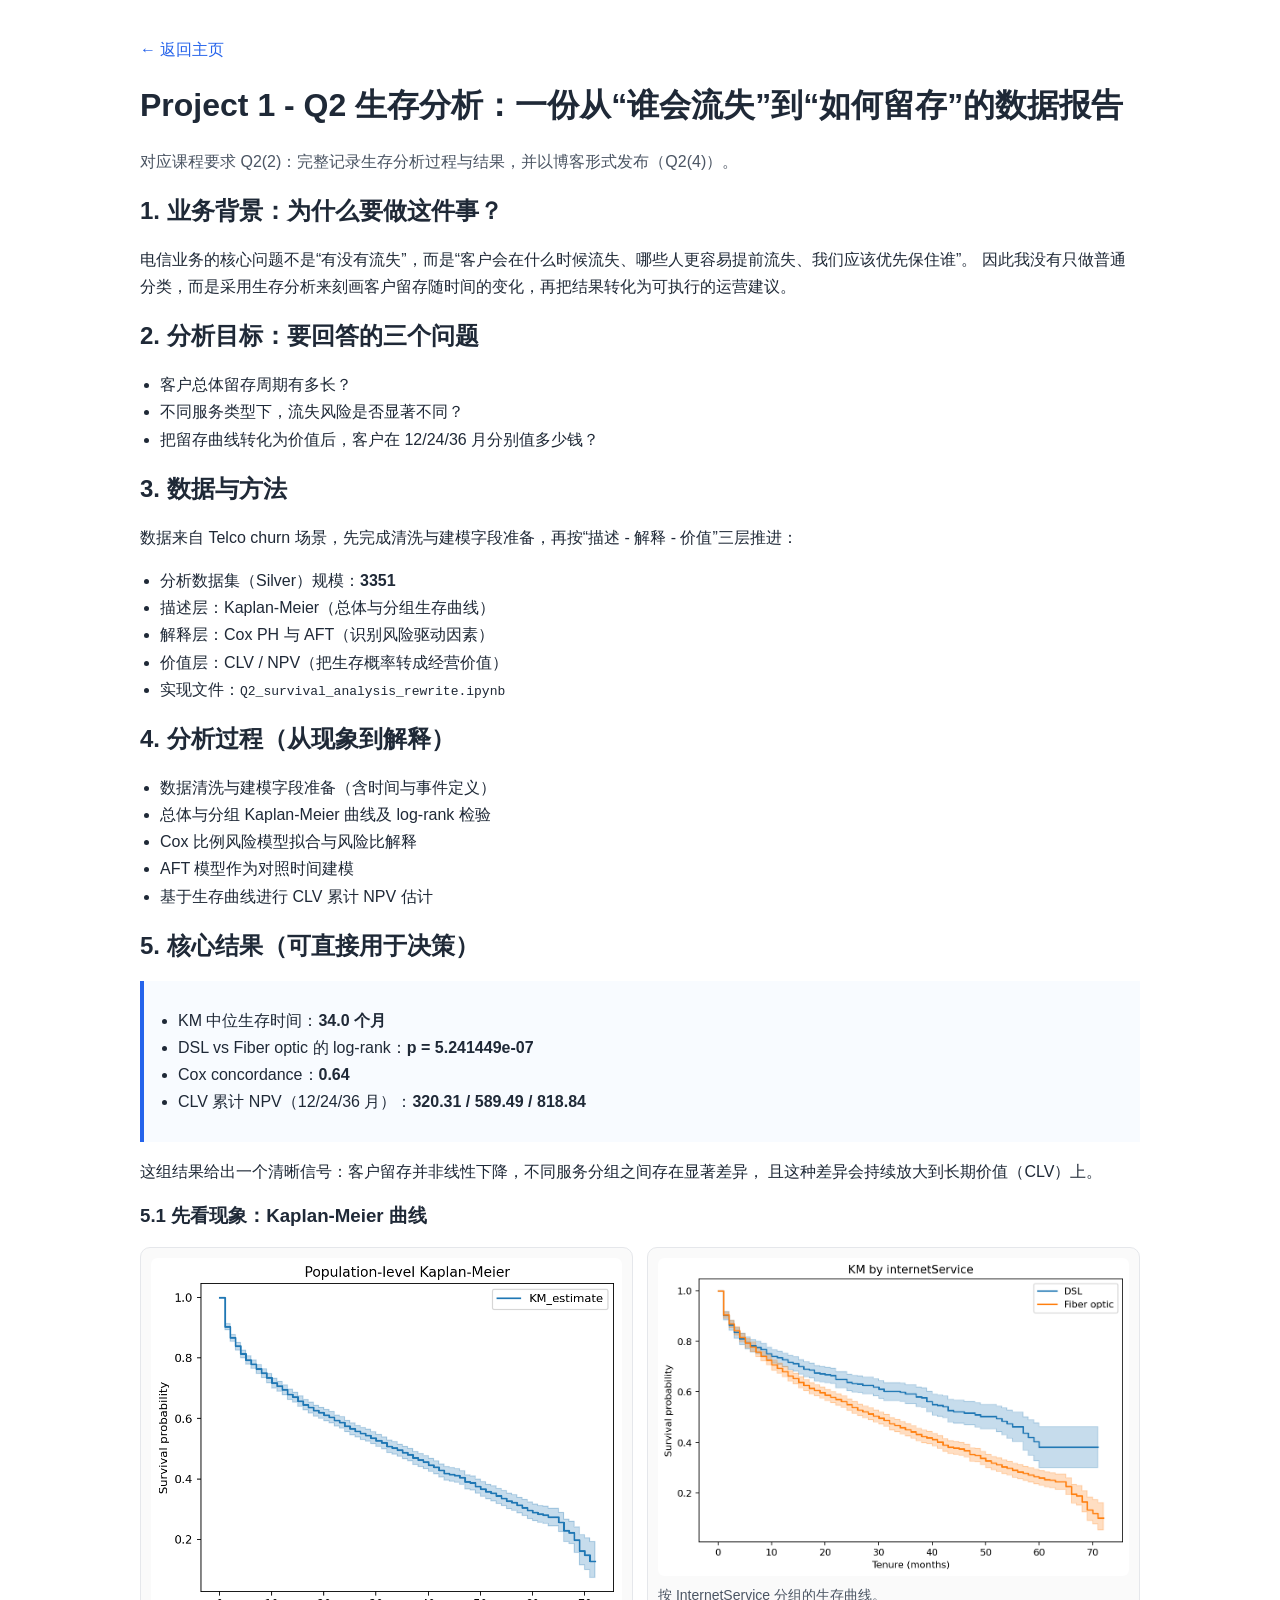
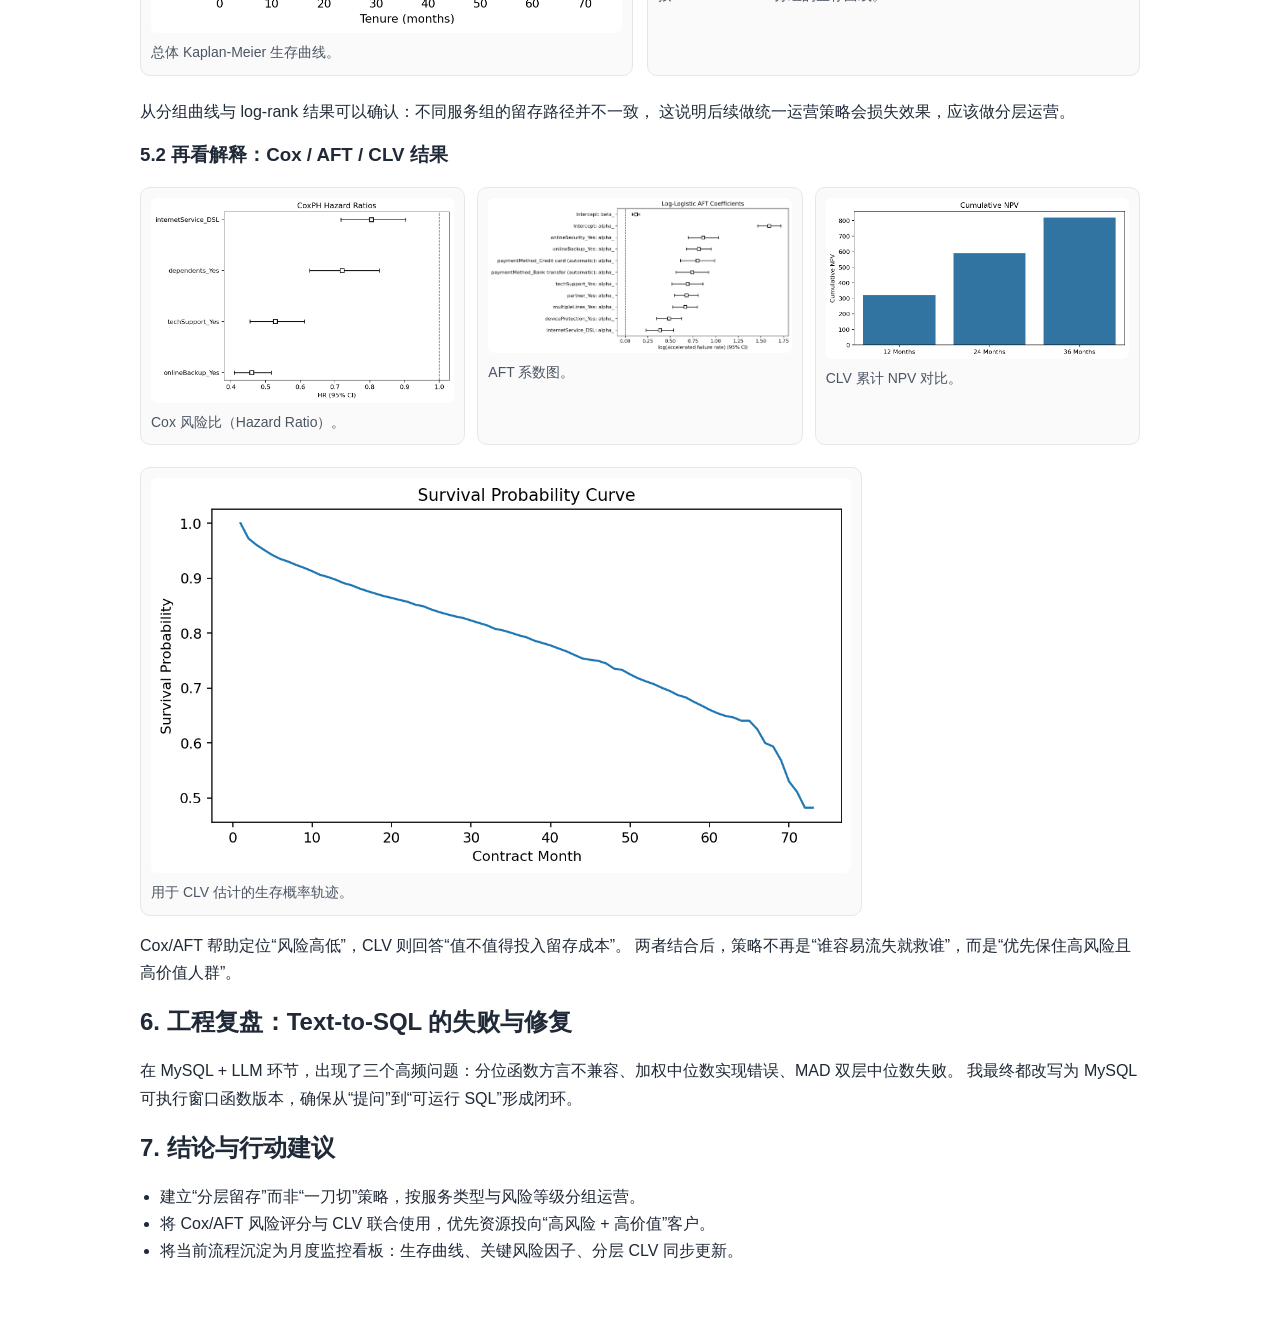
<file: project1-q2-survival/index.html>
<!DOCTYPE html>
<html lang="zh-CN">
<head>
  <meta charset="UTF-8" />
  <meta name="viewport" content="width=device-width, initial-scale=1.0" />
  <title>Project 1 - Q2 生存分析博客</title>
  <style>
    :root { --fg:#1f2937; --muted:#4b5563; --line:#e5e7eb; --accent:#2563eb; --bg:#ffffff; }
    body { margin:0; font-family: "Segoe UI", "PingFang SC", "Microsoft YaHei", sans-serif; color:var(--fg); background:var(--bg); line-height:1.7; }
    .wrap { max-width: 1000px; margin: 36px auto 60px; padding: 0 18px; }
    a { color: var(--accent); text-decoration: none; }
    a:hover { text-decoration: underline; }
    h1,h2,h3 { line-height:1.3; }
    .muted { color: var(--muted); }
    .box { border-left: 4px solid var(--accent); background:#f8fbff; padding: 10px 14px; margin: 14px 0; }
    .grid2 { display:grid; grid-template-columns: repeat(auto-fit, minmax(280px, 1fr)); gap: 14px; margin: 14px 0 22px; }
    .grid3 { display:grid; grid-template-columns: repeat(auto-fit, minmax(220px, 1fr)); gap: 12px; margin: 14px 0 22px; }
    figure { margin:0; border:1px solid var(--line); border-radius:10px; padding:10px; background:#fafafa; }
    img { width:100%; height:auto; display:block; border-radius:6px; }
    figcaption { margin-top:8px; font-size:14px; color:var(--muted); }
    ul { padding-left: 20px; }
  </style>
</head>
<body>
  <main class="wrap">
    <p><a href="/">← 返回主页</a></p>
    <h1>Project 1 - Q2 生存分析：一份从“谁会流失”到“如何留存”的数据报告</h1>
    <p class="muted">对应课程要求 Q2(2)：完整记录生存分析过程与结果，并以博客形式发布（Q2(4)）。</p>

    <h2>1. 业务背景：为什么要做这件事？</h2>
    <p>
      电信业务的核心问题不是“有没有流失”，而是“客户会在什么时候流失、哪些人更容易提前流失、我们应该优先保住谁”。
      因此我没有只做普通分类，而是采用生存分析来刻画客户留存随时间的变化，再把结果转化为可执行的运营建议。
    </p>

    <h2>2. 分析目标：要回答的三个问题</h2>
    <ul>
      <li>客户总体留存周期有多长？</li>
      <li>不同服务类型下，流失风险是否显著不同？</li>
      <li>把留存曲线转化为价值后，客户在 12/24/36 月分别值多少钱？</li>
    </ul>

    <h2>3. 数据与方法</h2>
    <p>数据来自 Telco churn 场景，先完成清洗与建模字段准备，再按“描述 - 解释 - 价值”三层推进：</p>
    <ul>
      <li>分析数据集（Silver）规模：<strong>3351</strong></li>
      <li>描述层：Kaplan-Meier（总体与分组生存曲线）</li>
      <li>解释层：Cox PH 与 AFT（识别风险驱动因素）</li>
      <li>价值层：CLV / NPV（把生存概率转成经营价值）</li>
      <li>实现文件：<code>Q2_survival_analysis_rewrite.ipynb</code></li>
    </ul>

    <h2>4. 分析过程（从现象到解释）</h2>
    <ul>
      <li>数据清洗与建模字段准备（含时间与事件定义）</li>
      <li>总体与分组 Kaplan-Meier 曲线及 log-rank 检验</li>
      <li>Cox 比例风险模型拟合与风险比解释</li>
      <li>AFT 模型作为对照时间建模</li>
      <li>基于生存曲线进行 CLV 累计 NPV 估计</li>
    </ul>

    <h2>5. 核心结果（可直接用于决策）</h2>
    <div class="box">
      <ul>
        <li>KM 中位生存时间：<strong>34.0 个月</strong></li>
        <li>DSL vs Fiber optic 的 log-rank：<strong>p = 5.241449e-07</strong></li>
        <li>Cox concordance：<strong>0.64</strong></li>
        <li>CLV 累计 NPV（12/24/36 月）：<strong>320.31 / 589.49 / 818.84</strong></li>
      </ul>
    </div>
    <p>
      这组结果给出一个清晰信号：客户留存并非线性下降，不同服务分组之间存在显著差异，
      且这种差异会持续放大到长期价值（CLV）上。
    </p>

    <h3>5.1 先看现象：Kaplan-Meier 曲线</h3>
    <div class="grid2">
      <figure>
        <img src="./figs/q2_km_population.png" alt="km population" />
        <figcaption>总体 Kaplan-Meier 生存曲线。</figcaption>
      </figure>
      <figure>
        <img src="./figs/q2_km_by_internet_service.png" alt="km by internet service" />
        <figcaption>按 InternetService 分组的生存曲线。</figcaption>
      </figure>
    </div>
    <p>
      从分组曲线与 log-rank 结果可以确认：不同服务组的留存路径并不一致，
      这说明后续做统一运营策略会损失效果，应该做分层运营。
    </p>

    <h3>5.2 再看解释：Cox / AFT / CLV 结果</h3>
    <div class="grid3">
      <figure>
        <img src="./figs/q2_cox_hazard_ratios.png" alt="cox hr" />
        <figcaption>Cox 风险比（Hazard Ratio）。</figcaption>
      </figure>
      <figure>
        <img src="./figs/q2_aft_coefficients.png" alt="aft coeff" />
        <figcaption>AFT 系数图。</figcaption>
      </figure>
      <figure>
        <img src="./figs/q2_clv_cumulative_npv_bar.png" alt="clv npv" />
        <figcaption>CLV 累计 NPV 对比。</figcaption>
      </figure>
    </div>

    <figure style="max-width: 700px;">
      <img src="./figs/q2_clv_survival_curve.png" alt="clv survival curve" />
      <figcaption>用于 CLV 估计的生存概率轨迹。</figcaption>
    </figure>
    <p>
      Cox/AFT 帮助定位“风险高低”，CLV 则回答“值不值得投入留存成本”。
      两者结合后，策略不再是“谁容易流失就救谁”，而是“优先保住高风险且高价值人群”。
    </p>

    <h2>6. 工程复盘：Text-to-SQL 的失败与修复</h2>
    <p>
      在 MySQL + LLM 环节，出现了三个高频问题：分位函数方言不兼容、加权中位数实现错误、MAD 双层中位数失败。
      我最终都改写为 MySQL 可执行窗口函数版本，确保从“提问”到“可运行 SQL”形成闭环。
    </p>

    <h2>7. 结论与行动建议</h2>
    <ul>
      <li>建立“分层留存”而非“一刀切”策略，按服务类型与风险等级分组运营。</li>
      <li>将 Cox/AFT 风险评分与 CLV 联合使用，优先资源投向“高风险 + 高价值”客户。</li>
      <li>将当前流程沉淀为月度监控看板：生存曲线、关键风险因子、分层 CLV 同步更新。</li>
    </ul>
  </main>
</body>
</html>
</file>
